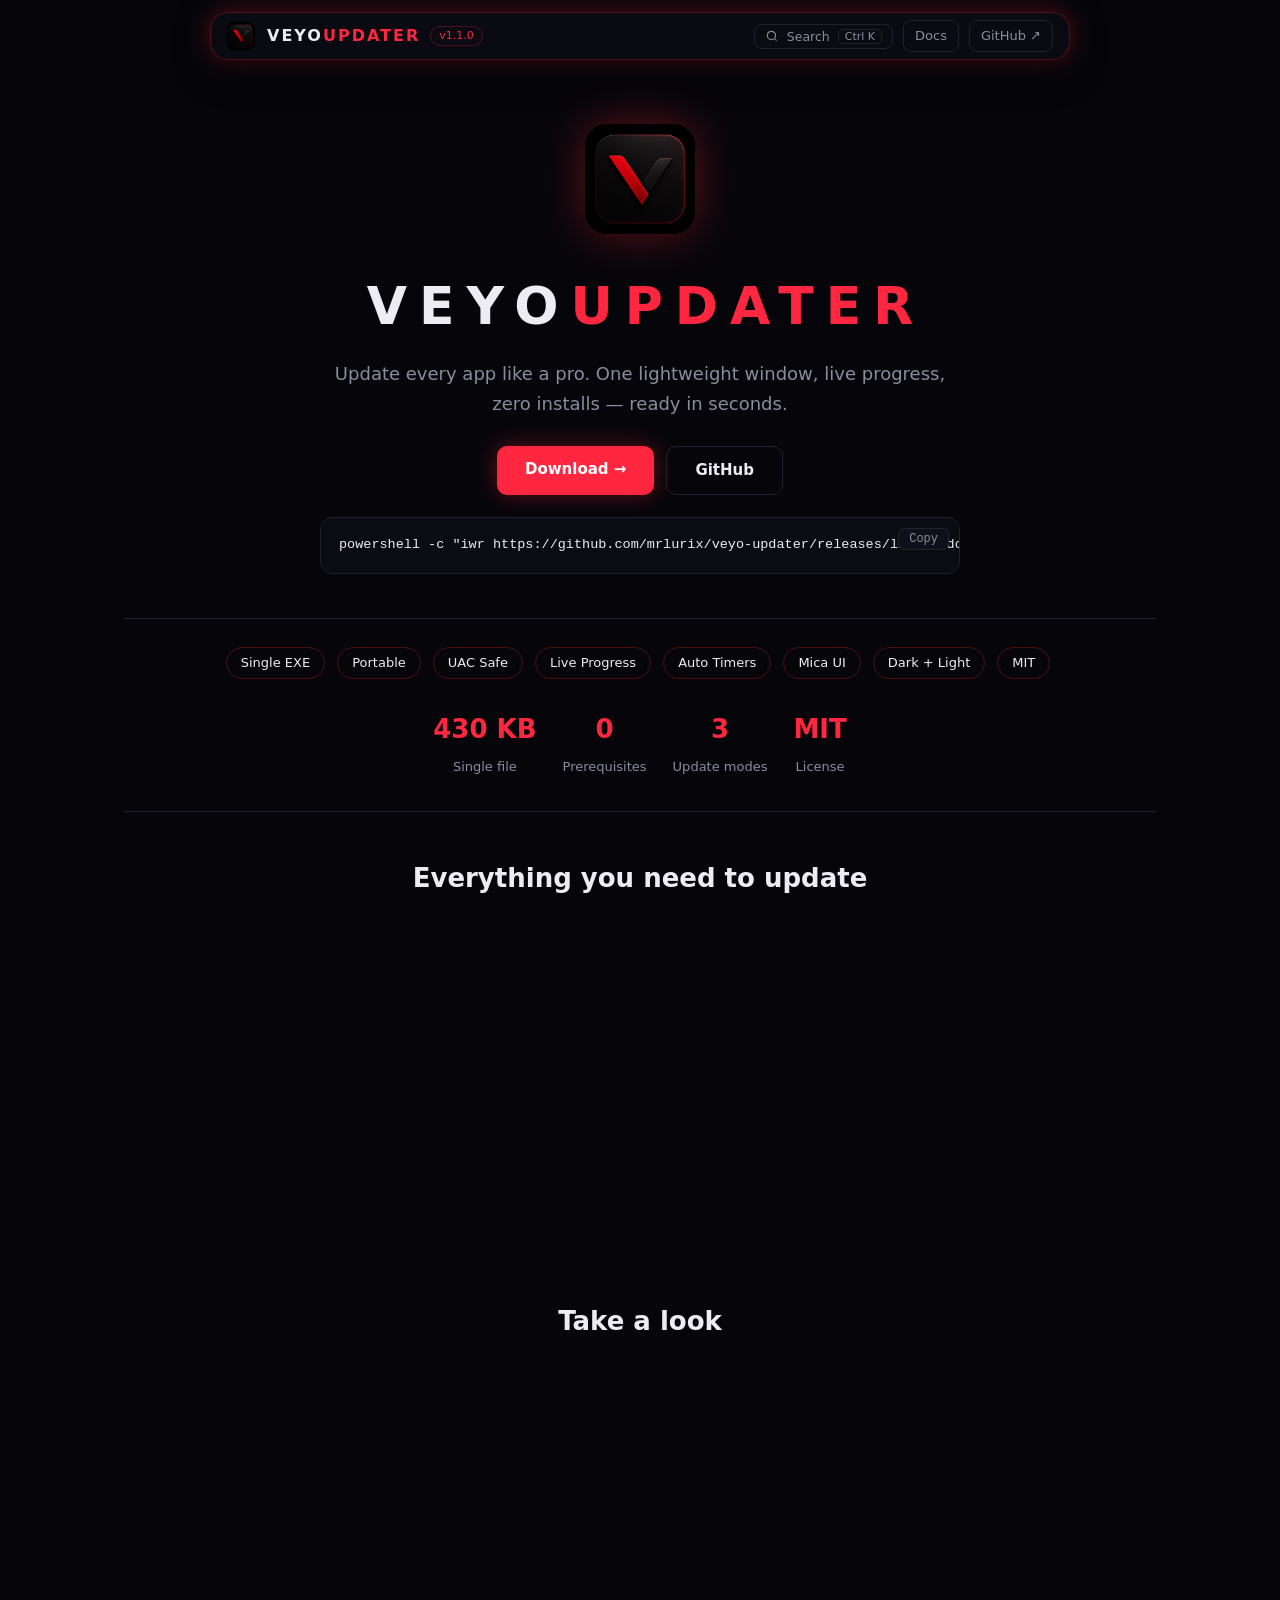
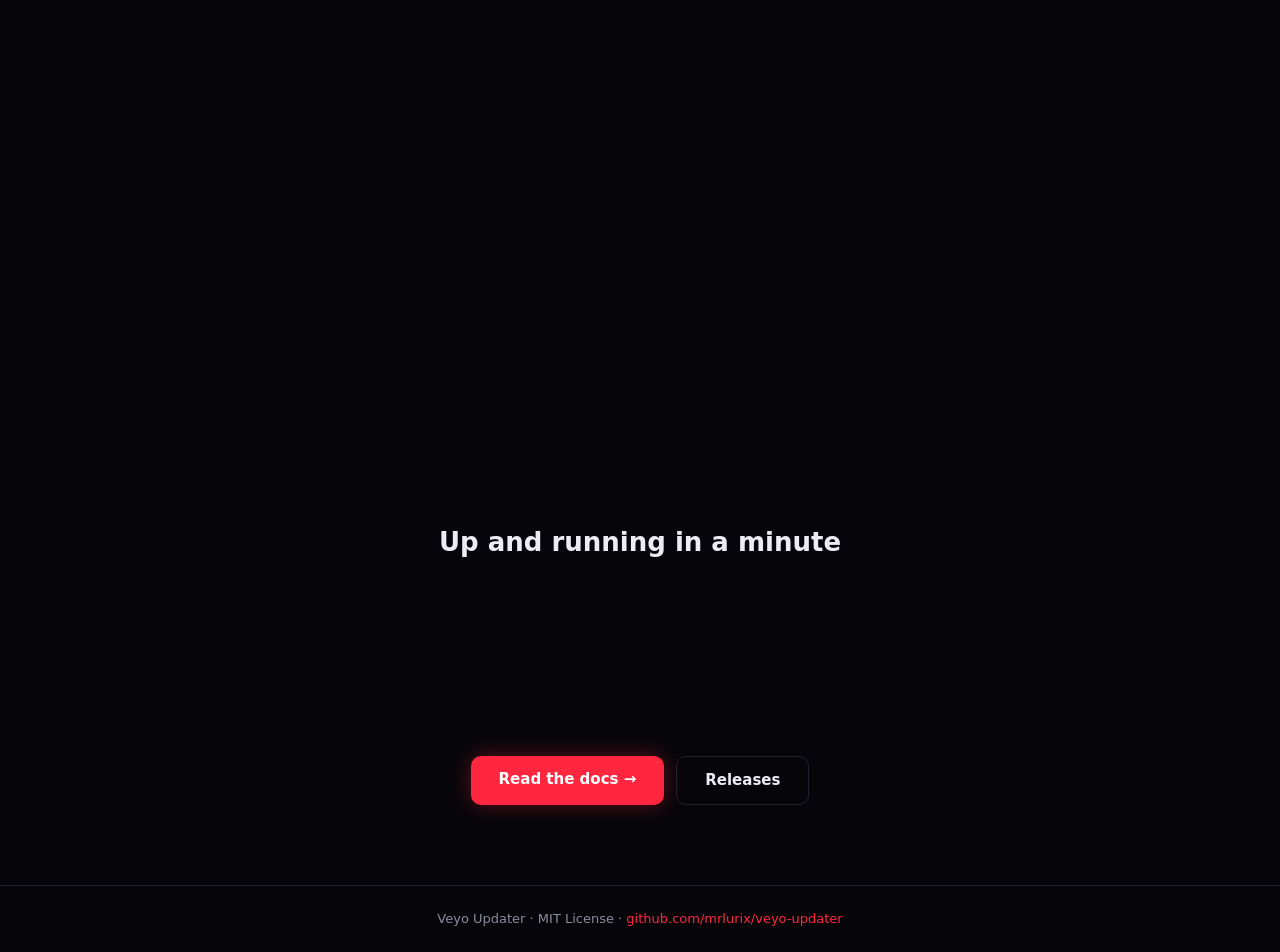
<file: docs/index.html>
<!DOCTYPE html>
<html lang="en">
<head>
<meta charset="UTF-8">
<meta name="viewport" content="width=device-width, initial-scale=1.0">
<meta http-equiv="Content-Security-Policy" content="default-src 'self'; img-src 'self' data:; style-src 'self'; script-src 'self'; object-src 'none'; base-uri 'none'; frame-ancestors 'none'">
<meta name="referrer" content="no-referrer">
<title>Veyo Updater — Portable winget updater for Windows</title>
<meta name="description" content="Veyo Updater is a portable single-file winget updater for Windows. No installation, no prerequisites.">
<meta property="og:title" content="Veyo Updater">
<meta property="og:description" content="Portable single-file winget updater for Windows.">
<meta property="og:image" content="https://mrlurix.github.io/veyo-updater/assets/veyo-logo.png">
<link rel="icon" href="assets/veyo-logo.png">
<link rel="stylesheet" href="assets/style.css?v=1">
</head>
<body>
<header class="topbar">
  <a class="brand" href="index.html"><img src="assets/veyo-logo.png" alt="Veyo"><b>VEYO<span>UPDATER</span></b></a>
  <span class="ver">v1.1.0</span>
  <span class="spacer"></span>
  <a class="gh" href="usage.html">Docs</a>
  <a class="gh" href="https://github.com/mrlurix/veyo-updater" target="_blank" rel="noopener">GitHub ↗</a>
</header>

<main class="landing">
  <!-- HERO -->
  <section class="hero-xl">
    <img src="assets/veyo-logo.png" alt="Veyo Updater logo">
    <h1>VEYO<span>UPDATER</span></h1>
    <p class="tagline">Update every app like a pro. One lightweight window, live progress,<br>zero installs — ready in seconds.</p>
    <div class="cta">
      <a class="btn primary" href="https://github.com/mrlurix/veyo-updater/releases/latest/download/VeyoUpdater_Portable.zip">Download →</a>
      <a class="btn ghost" href="https://github.com/mrlurix/veyo-updater" target="_blank" rel="noopener">GitHub</a>
    </div>
    <pre class="oneline">powershell -c "iwr https://github.com/mrlurix/veyo-updater/releases/latest/download/VeyoUpdater_Portable.zip -OutFile $env:TEMP\veyo.zip; Expand-Archive $env:TEMP\veyo.zip $env:USERPROFILE\VeyoUpdater -Force; &amp; $env:USERPROFILE\VeyoUpdater\VeyoUpdater.exe"</pre>
  </section>

  <!-- BADGES + STATS -->
  <section class="band">
    <div class="proto-row">
      <span class="badge">Single EXE</span><span class="badge">Portable</span><span class="badge">UAC Safe</span><span class="badge">Live Progress</span><span class="badge">Auto Timers</span><span class="badge">Mica UI</span><span class="badge">Dark + Light</span><span class="badge">MIT</span>
    </div>
    <div class="stats">
      <div><b>430 KB</b><span>Single file</span></div>
      <div><b>0</b><span>Prerequisites</span></div>
      <div><b>3</b><span>Update modes</span></div>
      <div><b>MIT</b><span>License</span></div>
    </div>
  </section>

  <!-- FEATURES -->
  <section class="wrap">
    <h2 id="everything-you-need-to-update">Everything you need to update</h2>
    <div class="feat-grid">
      <div class="feat"><b>Smart Check</b><p>One click lists every available update with a robust parser that handles long names, BOM and odd spacing.</p></div>
      <div class="feat"><b>One-Click Updates</b><p>Every app row has its own Update button — or update a hand-picked selection, or everything at once.</p></div>
      <div class="feat"><b>Safe Elevation</b><p>Upgrades always run elevated through a UAC prompt. Cancelling shows a clear message — never a silent failure.</p></div>
      <div class="feat"><b>Live Progress</b><p>Watch the stage (Preparing → Downloading → Installing → Done), a smooth percent bar and a per-app counter.</p></div>
      <div class="feat"><b>Full Automation</b><p>Set a download countdown, periodic auto-checks, and what happens when finished — even shutting down the PC.</p></div>
      <div class="feat"><b>Zero Footprint</b><p>A single ~430 KB exe with the C runtime linked statically. No installer, no registry, no VC++ Redist, no .NET.</p></div>
    </div>
  </section>

  <!-- SCREENSHOT -->
  <section class="wrap">
    <h2 id="take-a-look">Take a look</h2>
    <div class="shots single">
      <figure><img src="assets/screenshot.png" alt="Veyo Updater on Windows 11" loading="lazy"><figcaption>Veyo Updater on Windows 11 — dark theme, live list, per-app Update buttons</figcaption></figure>
    </div>
  </section>

  <!-- HOW IT WORKS -->
  <section class="wrap">
    <h2 id="up-and-running-in-a-minute">Up and running in a minute</h2>
    <div class="steps">
      <div class="step"><b>1</b><p>Run the exe — no setup, it checks for updates on launch</p></div>
      <div class="step"><b>2</b><p>Review Store-style rows with current and new versions</p></div>
      <div class="step"><b>3</b><p>Approve the UAC prompt and watch live progress</p></div>
    </div>
    <div class="cta">
      <a class="btn primary" href="usage.html">Read the docs →</a>
      <a class="btn ghost" href="https://github.com/mrlurix/veyo-updater/releases">Releases</a>
    </div>
  </section>
</main>

<footer>Veyo Updater · MIT License · <a href="https://github.com/mrlurix/veyo-updater">github.com/mrlurix/veyo-updater</a></footer>
<script src="assets/docs.js?v=1"></script>
</body>
</html>
</file>
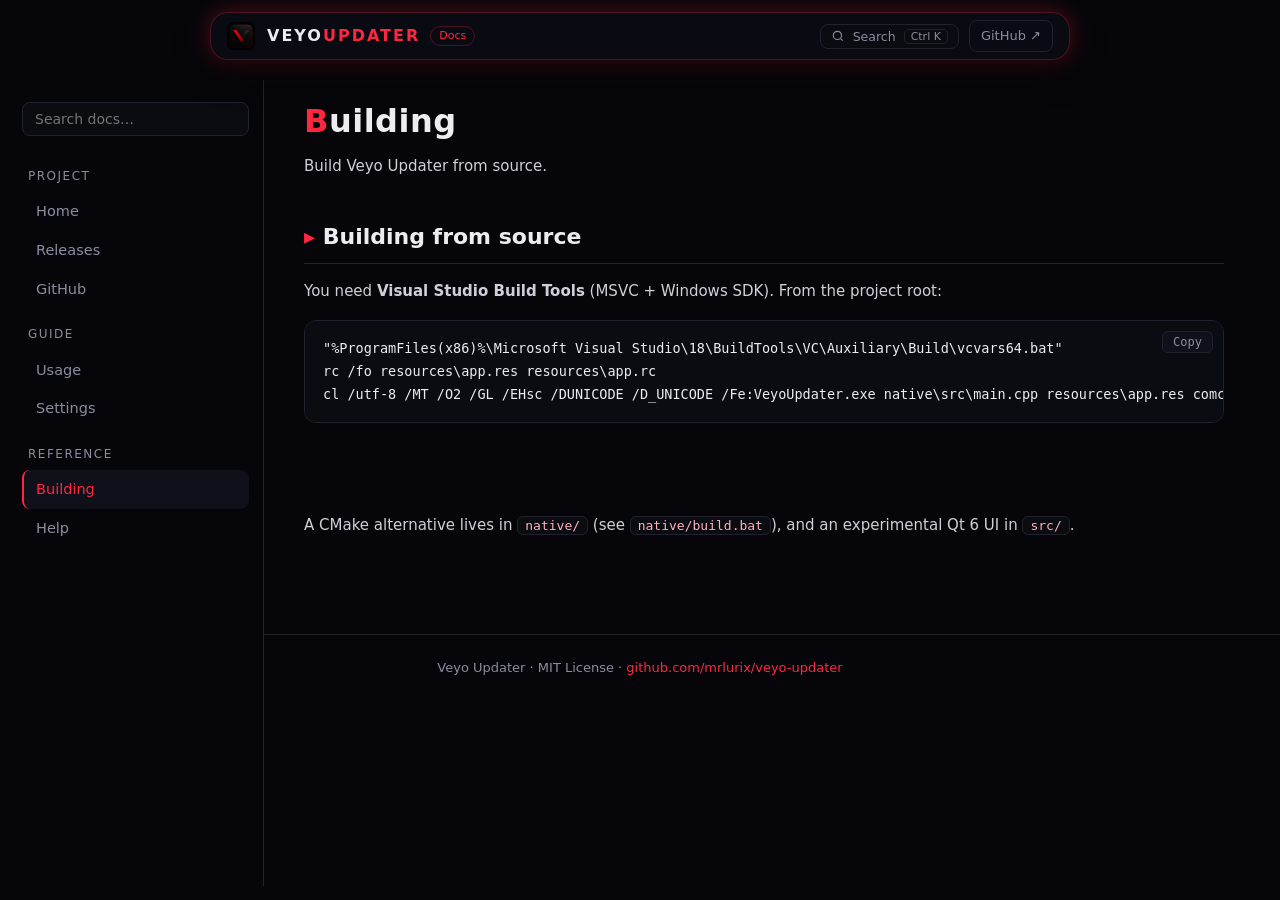
<file: docs/building.html>
<!DOCTYPE html>
<html lang="en">
<head>
<meta charset="UTF-8">
<meta name="viewport" content="width=device-width, initial-scale=1.0">
<meta http-equiv="Content-Security-Policy" content="default-src 'self'; img-src 'self' data:; style-src 'self'; script-src 'self'; object-src 'none'; base-uri 'none'; frame-ancestors 'none'">
<meta name="referrer" content="no-referrer">
<title>Building — Veyo Updater Docs</title>
<meta name="description" content="Build Veyo Updater from source with MSVC, CMake or MinGW.">
<link rel="icon" href="assets/veyo-logo.png">
<link rel="stylesheet" href="assets/style.css?v=1">
</head>
<body>
<header class="topbar">
  <button id="nav-toggle" aria-label="Menu">☰</button>
  <a class="brand" href="index.html"><img src="assets/veyo-logo.png" alt="Veyo"><b>VEYO<span>UPDATER</span></b></a>
  <span class="ver">Docs</span>
  <span class="spacer"></span>
  <a class="gh" href="https://github.com/mrlurix/veyo-updater" target="_blank" rel="noopener">GitHub ↗</a>
</header>
<div class="layout">
<nav class="sidebar" id="sidebar">
  <input id="nav-search" type="search" placeholder="Search docs…">
  <div class="nav-group">Project</div>
  <a href="index.html">Home</a>
  <a href="https://github.com/mrlurix/veyo-updater/releases">Releases</a>
  <a href="https://github.com/mrlurix/veyo-updater">GitHub</a>
  <div class="nav-group">Guide</div>
  <a href="usage.html">Usage</a>
  <a href="settings.html">Settings</a>
  <div class="nav-group">Reference</div>
  <a href="building.html">Building</a>
  <a href="help.html">Help</a>
</nav>
<main class="content">

<h1><span class="z">B</span>uilding</h1>
<p class="subtitle">Build Veyo Updater from source.</p>

<h2 id="build">Building from source</h2>
<p>You need <strong>Visual Studio Build Tools</strong> (MSVC + Windows SDK). From the project root:</p>
<pre><code>"%ProgramFiles(x86)%\Microsoft Visual Studio\18\BuildTools\VC\Auxiliary\Build\vcvars64.bat"
rc /fo resources\app.res resources\app.rc
cl /utf-8 /MT /O2 /GL /EHsc /DUNICODE /D_UNICODE /Fe:VeyoUpdater.exe native\src\main.cpp resources\app.res comctl32.lib dwmapi.lib uxtheme.lib user32.lib gdi32.lib advapi32.lib shell32.lib /link /SUBSYSTEM:WINDOWS /LTCG /OPT:REF /OPT:ICF</code></pre>
<div class="callout info">The <code>/MT</code> flag links the C runtime statically — that is why the exe needs no redistributable.</div>
<p>A CMake alternative lives in <code>native/</code> (see <code>native/build.bat</code>), and an experimental Qt 6 UI in <code>src/</code>.</p>

</main>
</div>
<footer>Veyo Updater · MIT License · <a href="https://github.com/mrlurix/veyo-updater">github.com/mrlurix/veyo-updater</a></footer>
<script src="assets/docs.js?v=1"></script>
</body>
</html>
</file>
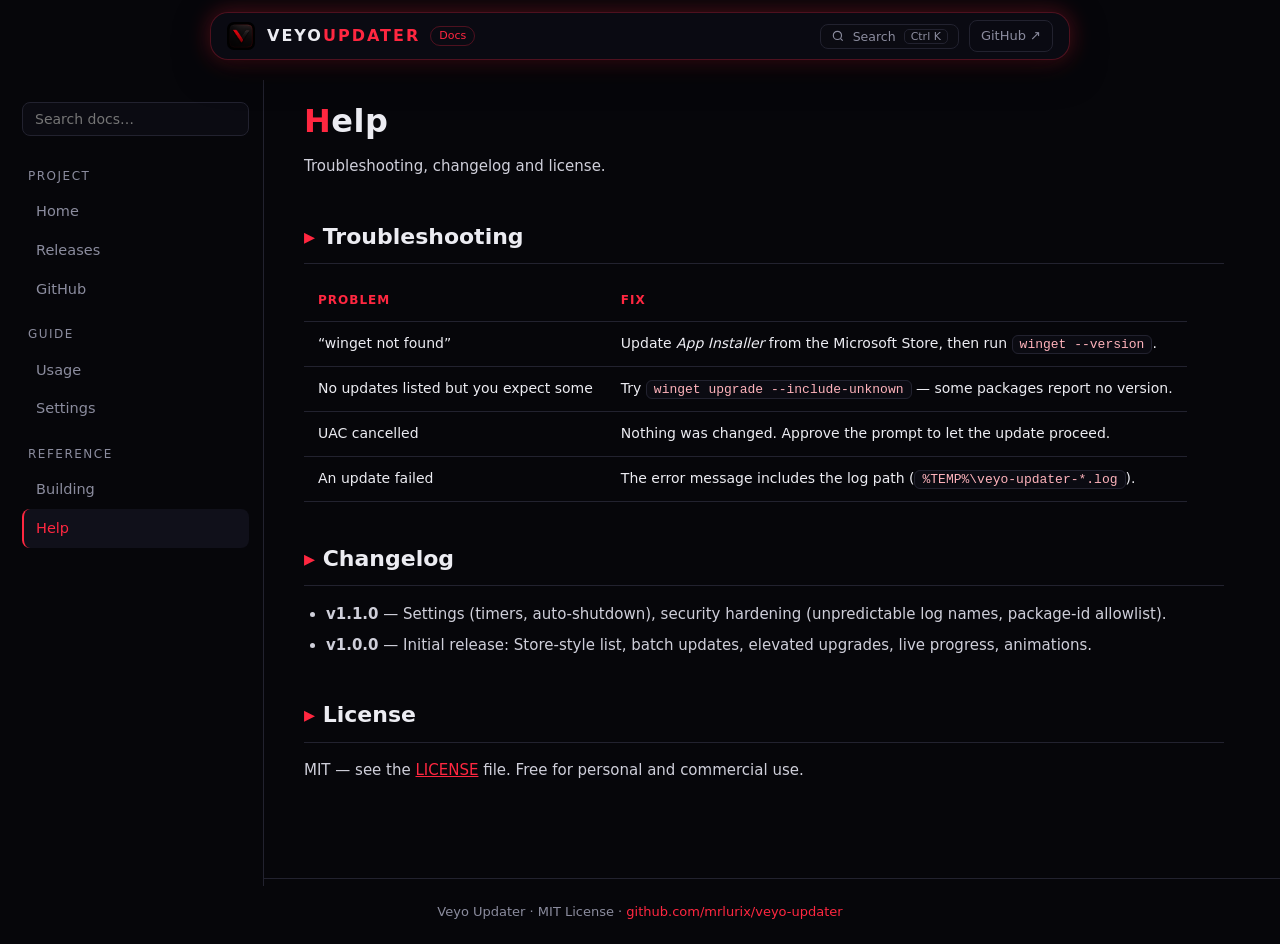
<file: docs/help.html>
<!DOCTYPE html>
<html lang="en">
<head>
<meta charset="UTF-8">
<meta name="viewport" content="width=device-width, initial-scale=1.0">
<meta http-equiv="Content-Security-Policy" content="default-src 'self'; img-src 'self' data:; style-src 'self'; script-src 'self'; object-src 'none'; base-uri 'none'; frame-ancestors 'none'">
<meta name="referrer" content="no-referrer">
<title>Help — Veyo Updater Docs</title>
<meta name="description" content="Veyo Updater troubleshooting, changelog and license.">
<link rel="icon" href="assets/veyo-logo.png">
<link rel="stylesheet" href="assets/style.css?v=1">
</head>
<body>
<header class="topbar">
  <button id="nav-toggle" aria-label="Menu">☰</button>
  <a class="brand" href="index.html"><img src="assets/veyo-logo.png" alt="Veyo"><b>VEYO<span>UPDATER</span></b></a>
  <span class="ver">Docs</span>
  <span class="spacer"></span>
  <a class="gh" href="https://github.com/mrlurix/veyo-updater" target="_blank" rel="noopener">GitHub ↗</a>
</header>
<div class="layout">
<nav class="sidebar" id="sidebar">
  <input id="nav-search" type="search" placeholder="Search docs…">
  <div class="nav-group">Project</div>
  <a href="index.html">Home</a>
  <a href="https://github.com/mrlurix/veyo-updater/releases">Releases</a>
  <a href="https://github.com/mrlurix/veyo-updater">GitHub</a>
  <div class="nav-group">Guide</div>
  <a href="usage.html">Usage</a>
  <a href="settings.html">Settings</a>
  <div class="nav-group">Reference</div>
  <a href="building.html">Building</a>
  <a href="help.html">Help</a>
</nav>
<main class="content">

<h1><span class="z">H</span>elp</h1>
<p class="subtitle">Troubleshooting, changelog and license.</p>

<h2 id="trouble">Troubleshooting</h2>
<table>
<tr><th>Problem</th><th>Fix</th></tr>
<tr><td>“winget not found”</td><td>Update <em>App Installer</em> from the Microsoft Store, then run <code>winget --version</code>.</td></tr>
<tr><td>No updates listed but you expect some</td><td>Try <code>winget upgrade --include-unknown</code> — some packages report no version.</td></tr>
<tr><td>UAC cancelled</td><td>Nothing was changed. Approve the prompt to let the update proceed.</td></tr>
<tr><td>An update failed</td><td>The error message includes the log path (<code>%TEMP%\veyo-updater-*.log</code>).</td></tr>
</table>

<h2 id="changelog">Changelog</h2>
<ul>
  <li><strong>v1.1.0</strong> — Settings (timers, auto-shutdown), security hardening (unpredictable log names, package-id allowlist).</li>
  <li><strong>v1.0.0</strong> — Initial release: Store-style list, batch updates, elevated upgrades, live progress, animations.</li>
</ul>

<h2 id="license">License</h2>
<p>MIT — see the <a href="https://github.com/mrlurix/veyo-updater/blob/main/LICENSE">LICENSE</a> file. Free for personal and commercial use.</p>

</main>
</div>
<footer>Veyo Updater · MIT License · <a href="https://github.com/mrlurix/veyo-updater">github.com/mrlurix/veyo-updater</a></footer>
<script src="assets/docs.js?v=1"></script>
</body>
</html>
</file>
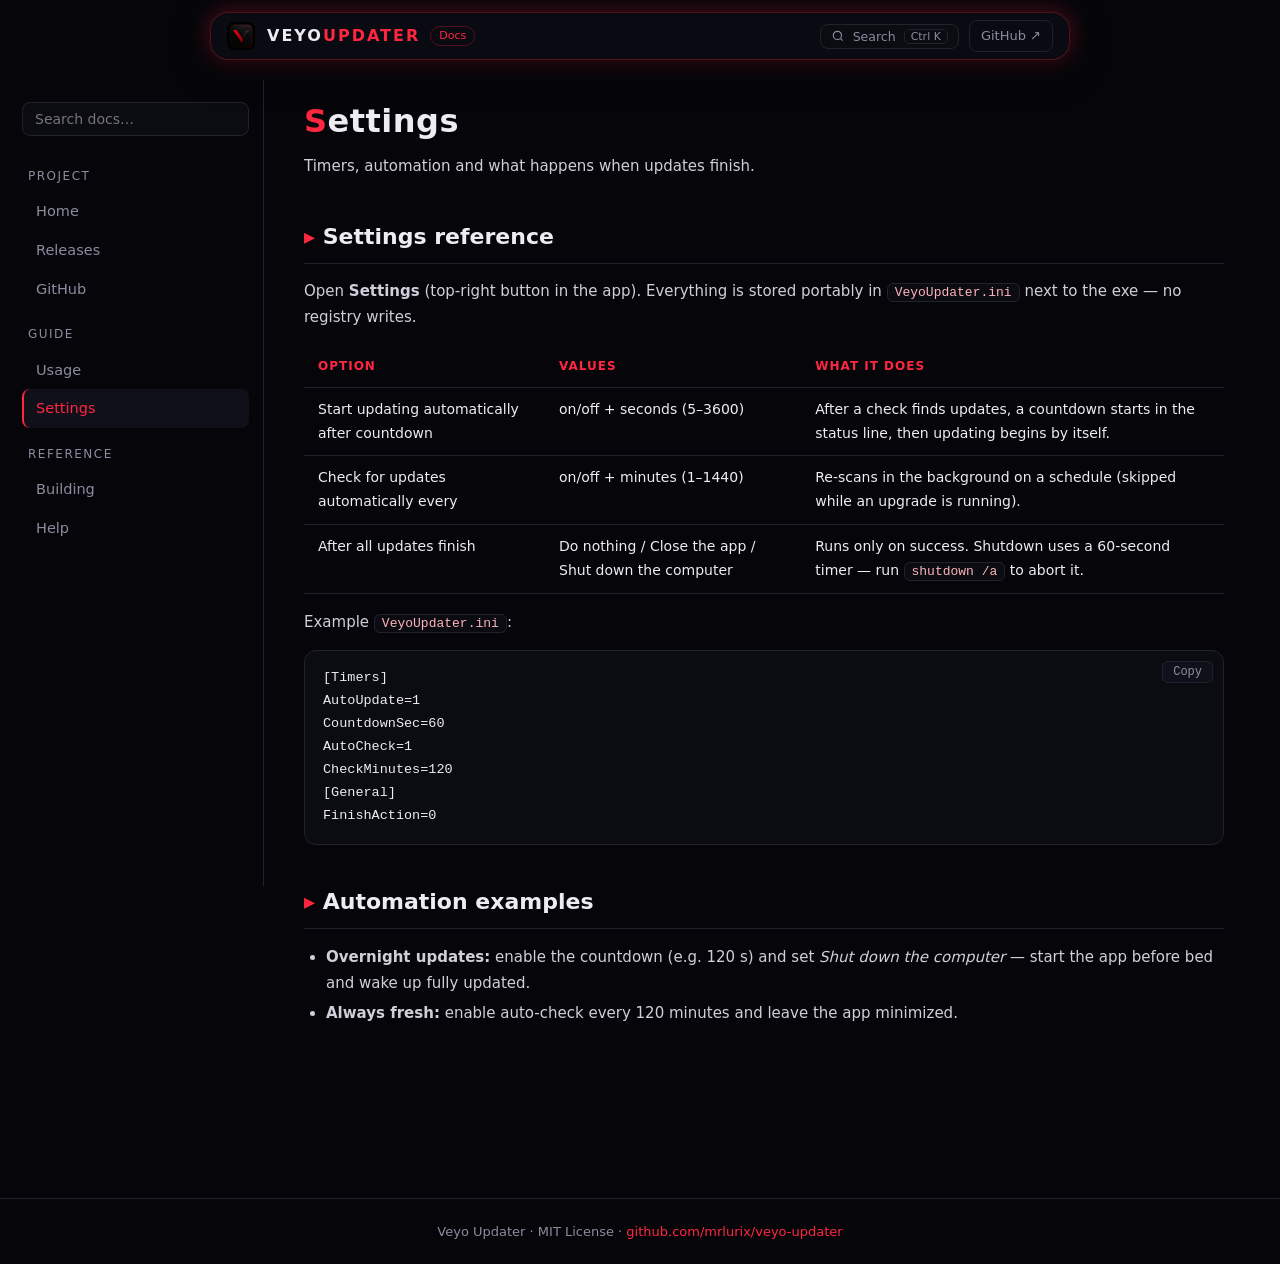
<file: docs/settings.html>
<!DOCTYPE html>
<html lang="en">
<head>
<meta charset="UTF-8">
<meta name="viewport" content="width=device-width, initial-scale=1.0">
<meta http-equiv="Content-Security-Policy" content="default-src 'self'; img-src 'self' data:; style-src 'self'; script-src 'self'; object-src 'none'; base-uri 'none'; frame-ancestors 'none'">
<meta name="referrer" content="no-referrer">
<title>Settings — Veyo Updater Docs</title>
<meta name="description" content="Veyo Updater settings: download timer, auto-check interval, finish actions, portable INI.">
<link rel="icon" href="assets/veyo-logo.png">
<link rel="stylesheet" href="assets/style.css?v=1">
</head>
<body>
<header class="topbar">
  <button id="nav-toggle" aria-label="Menu">☰</button>
  <a class="brand" href="index.html"><img src="assets/veyo-logo.png" alt="Veyo"><b>VEYO<span>UPDATER</span></b></a>
  <span class="ver">Docs</span>
  <span class="spacer"></span>
  <a class="gh" href="https://github.com/mrlurix/veyo-updater" target="_blank" rel="noopener">GitHub ↗</a>
</header>
<div class="layout">
<nav class="sidebar" id="sidebar">
  <input id="nav-search" type="search" placeholder="Search docs…">
  <div class="nav-group">Project</div>
  <a href="index.html">Home</a>
  <a href="https://github.com/mrlurix/veyo-updater/releases">Releases</a>
  <a href="https://github.com/mrlurix/veyo-updater">GitHub</a>
  <div class="nav-group">Guide</div>
  <a href="usage.html">Usage</a>
  <a href="settings.html">Settings</a>
  <div class="nav-group">Reference</div>
  <a href="building.html">Building</a>
  <a href="help.html">Help</a>
</nav>
<main class="content">

<h1><span class="z">S</span>ettings</h1>
<p class="subtitle">Timers, automation and what happens when updates finish.</p>

<h2 id="settings">Settings reference</h2>
<p>Open <strong>Settings</strong> (top-right button in the app). Everything is stored portably in <code>VeyoUpdater.ini</code> next to the exe — no registry writes.</p>
<table>
<tr><th>Option</th><th>Values</th><th>What it does</th></tr>
<tr><td>Start updating automatically after countdown</td><td>on/off + seconds (5–3600)</td><td>After a check finds updates, a countdown starts in the status line, then updating begins by itself.</td></tr>
<tr><td>Check for updates automatically every</td><td>on/off + minutes (1–1440)</td><td>Re-scans in the background on a schedule (skipped while an upgrade is running).</td></tr>
<tr><td>After all updates finish</td><td>Do nothing / Close the app / Shut down the computer</td><td>Runs only on success. Shutdown uses a 60-second timer — run <code>shutdown /a</code> to abort it.</td></tr>
</table>
<p>Example <code>VeyoUpdater.ini</code>:</p>
<pre><code>[Timers]
AutoUpdate=1
CountdownSec=60
AutoCheck=1
CheckMinutes=120
[General]
FinishAction=0</code></pre>

<h2 id="automation">Automation examples</h2>
<ul>
  <li><strong>Overnight updates:</strong> enable the countdown (e.g. 120 s) and set <em>Shut down the computer</em> — start the app before bed and wake up fully updated.</li>
  <li><strong>Always fresh:</strong> enable auto-check every 120 minutes and leave the app minimized.</li>
</ul>
<div class="callout warn">Overnight shutdown uses a 60-second timer so you can abort it with <code>shutdown /a</code>.</div>

</main>
</div>
<footer>Veyo Updater · MIT License · <a href="https://github.com/mrlurix/veyo-updater">github.com/mrlurix/veyo-updater</a></footer>
<script src="assets/docs.js?v=1"></script>
</body>
</html>
</file>
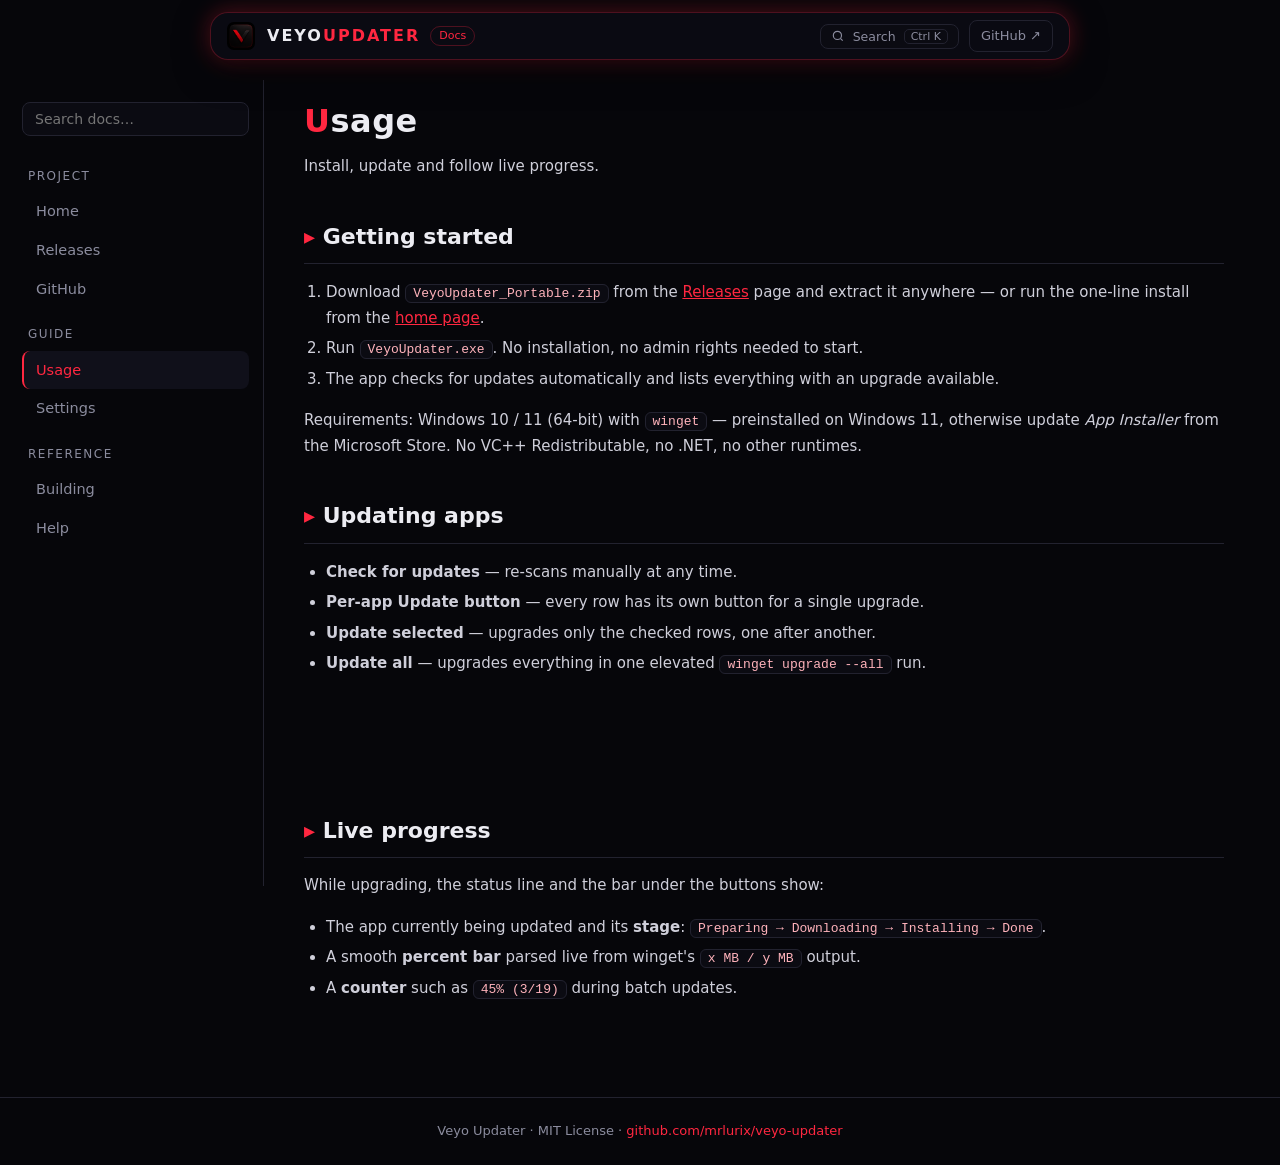
<file: docs/usage.html>
<!DOCTYPE html>
<html lang="en">
<head>
<meta charset="UTF-8">
<meta name="viewport" content="width=device-width, initial-scale=1.0">
<meta http-equiv="Content-Security-Policy" content="default-src 'self'; img-src 'self' data:; style-src 'self'; script-src 'self'; object-src 'none'; base-uri 'none'; frame-ancestors 'none'">
<meta name="referrer" content="no-referrer">
<title>Usage — Veyo Updater Docs</title>
<meta name="description" content="How to use Veyo Updater: getting started, updating apps, live progress.">
<link rel="icon" href="assets/veyo-logo.png">
<link rel="stylesheet" href="assets/style.css?v=1">
</head>
<body>
<header class="topbar">
  <button id="nav-toggle" aria-label="Menu">☰</button>
  <a class="brand" href="index.html"><img src="assets/veyo-logo.png" alt="Veyo"><b>VEYO<span>UPDATER</span></b></a>
  <span class="ver">Docs</span>
  <span class="spacer"></span>
  <a class="gh" href="https://github.com/mrlurix/veyo-updater" target="_blank" rel="noopener">GitHub ↗</a>
</header>
<div class="layout">
<nav class="sidebar" id="sidebar">
  <input id="nav-search" type="search" placeholder="Search docs…">
  <div class="nav-group">Project</div>
  <a href="index.html">Home</a>
  <a href="https://github.com/mrlurix/veyo-updater/releases">Releases</a>
  <a href="https://github.com/mrlurix/veyo-updater">GitHub</a>
  <div class="nav-group">Guide</div>
  <a href="usage.html">Usage</a>
  <a href="settings.html">Settings</a>
  <div class="nav-group">Reference</div>
  <a href="building.html">Building</a>
  <a href="help.html">Help</a>
</nav>
<main class="content">

<h1><span class="z">U</span>sage</h1>
<p class="subtitle">Install, update and follow live progress.</p>

<h2 id="start">Getting started</h2>
<ol>
  <li>Download <code>VeyoUpdater_Portable.zip</code> from the <a href="https://github.com/mrlurix/veyo-updater/releases">Releases</a> page and extract it anywhere — or run the one-line install from the <a href="index.html">home page</a>.</li>
  <li>Run <code>VeyoUpdater.exe</code>. No installation, no admin rights needed to start.</li>
  <li>The app checks for updates automatically and lists everything with an upgrade available.</li>
</ol>
<p>Requirements: Windows 10 / 11 (64-bit) with <code>winget</code> — preinstalled on Windows 11, otherwise update <em>App Installer</em> from the Microsoft Store. No VC++ Redistributable, no .NET, no other runtimes.</p>

<h2 id="updating">Updating apps</h2>
<ul>
  <li><strong>Check for updates</strong> — re-scans manually at any time.</li>
  <li><strong>Per-app Update button</strong> — every row has its own button for a single upgrade.</li>
  <li><strong>Update selected</strong> — upgrades only the checked rows, one after another.</li>
  <li><strong>Update all</strong> — upgrades everything in one elevated <code>winget upgrade --all</code> run.</li>
</ul>
<div class="callout info">Every upgrade runs <strong>elevated</strong>: Windows shows a UAC prompt first. If you cancel it, the app tells you admin approval is required instead of failing silently.</div>

<h2 id="progress">Live progress</h2>
<p>While upgrading, the status line and the bar under the buttons show:</p>
<ul>
  <li>The app currently being updated and its <strong>stage</strong>: <code>Preparing → Downloading → Installing → Done</code>.</li>
  <li>A smooth <strong>percent bar</strong> parsed live from winget's <code>x MB / y MB</code> output.</li>
  <li>A <strong>counter</strong> such as <code>45% (3/19)</code> during batch updates.</li>
</ul>

</main>
</div>
<footer>Veyo Updater · MIT License · <a href="https://github.com/mrlurix/veyo-updater">github.com/mrlurix/veyo-updater</a></footer>
<script src="assets/docs.js?v=1"></script>
</body>
</html>
</file>
<file: docs/assets/style.css>
:root {
  --bg: #06060a;
  --card: #10101a;
  --border: #22222f;
  --border-red: rgba(255, 39, 64, .28);
  --red: #ff2740;
  --red-dark: #8f0f1e;
  --red-glow: rgba(255, 39, 64, .35);
  --text: #ececf2;
  --muted: #8b8c9e;
  --green: #2ecc71;
  --orange: #f5a623;
  --code-bg: #0b0b12;
  --sidebar-w: 264px;
  --radius: 12px;
}

* { box-sizing: border-box; }
html { scroll-behavior: smooth; }
body {
  margin: 0;
  background: var(--bg);
  color: var(--text);
  font-family: "Segoe UI", system-ui, -apple-system, Roboto, Arial, sans-serif;
  line-height: 1.7;
}

/* ---------- header ---------- */
.topbar {
  position: sticky;
  top: 12px;
  z-index: 50;
  display: flex;
  align-items: center;
  gap: 10px;
  width: calc(100% - 44px);
  max-width: 860px;
  margin: 12px auto 0;
  padding: 7px 16px;
  background: rgba(16, 16, 26, .55);
  backdrop-filter: blur(16px) saturate(1.3);
  -webkit-backdrop-filter: blur(16px) saturate(1.3);
  border: 1px solid var(--border-red);
  border-radius: 18px;
  box-shadow: 0 10px 34px rgba(0, 0, 0, .5), 0 0 22px var(--red-glow);
}
.brand { display: flex; align-items: center; gap: 12px; text-decoration: none; color: var(--text); }
.brand img { width: 28px; height: 28px; border-radius: 7px; }
.brand b { font-size: 16px; letter-spacing: 2px; }
.brand b span { color: var(--red); }
.ver {
  font-size: 11px;
  color: var(--red);
  border: 1px solid var(--border-red);
  border-radius: 20px;
  padding: 0 8px;
  white-space: nowrap;
}
.topbar .spacer { flex: 1; }
.topbar a.gh {
  color: var(--muted);
  text-decoration: none;
  font-size: 13px;
  border: 1px solid var(--border);
  padding: 4px 11px;
  border-radius: 8px;
}
.topbar a.gh:hover { color: var(--text); border-color: var(--red); }
#nav-toggle {
  display: none;
  background: none;
  border: 1px solid var(--border);
  color: var(--text);
  border-radius: 8px;
  font-size: 16px;
  padding: 3px 10px;
  cursor: pointer;
}

/* ---------- docs layout ---------- */
.layout { display: flex; }
.sidebar {
  width: var(--sidebar-w);
  flex-shrink: 0;
  position: fixed;
  left: 0;
  top: 80px;
  height: calc(100vh - 94px);
  overflow-y: auto;
  padding: 22px 14px 40px 22px;
  border-right: 1px solid var(--border);
  background: var(--bg);
}
.sidebar input {
  width: 100%;
  background: var(--code-bg);
  border: 1px solid var(--border);
  color: var(--text);
  border-radius: 8px;
  padding: 8px 12px;
  margin-bottom: 14px;
  font-size: 14px;
  font-family: inherit;
}
.sidebar input:focus { outline: none; border-color: var(--red); }
.nav-group { font-size: 12px; text-transform: uppercase; letter-spacing: 1.5px; color: var(--muted); margin: 16px 6px 6px; }
.sidebar a {
  display: block;
  color: var(--muted);
  text-decoration: none;
  font-size: 14.5px;
  padding: 7px 12px;
  border-radius: 8px;
  border-left: 2px solid transparent;
}
.sidebar a:hover { color: var(--text); background: var(--card); }
.sidebar a.active { color: var(--red); background: var(--card); border-left-color: var(--red); }

.content { flex: 1; min-width: 0; max-width: 1000px; margin-left: var(--sidebar-w); padding: 34px 40px 80px; }
.content h1 { font-size: 32px; margin: 0 0 6px; letter-spacing: .5px; }
.content h1 .z { color: var(--red); }
.subtitle { color: var(--muted); margin: 0 0 20px; font-size: 16px; }
.content h2 { font-size: 22px; margin: 38px 0 10px; padding-bottom: 8px; border-bottom: 1px solid var(--border); scroll-margin-top: 96px; }
.content h2::before { content: "▸ "; color: var(--red); }
.content h3 { font-size: 17px; margin: 24px 0 8px; color: var(--text); }
.content p, .content li { color: #cfcfda; font-size: 15px; }
.content a { color: var(--red); }
.content ul, .content ol { padding-left: 22px; }
.content li { margin: 5px 0; }

/* ---------- cards / callouts ---------- */
.cards { display: grid; grid-template-columns: repeat(auto-fit, minmax(220px, 1fr)); gap: 14px; margin: 20px 0; }
.card {
  display: block;
  background: var(--card);
  border: 1px solid var(--border);
  border-radius: var(--radius);
  padding: 18px;
  text-decoration: none;
}
.card:hover { border-color: var(--red); box-shadow: 0 0 18px var(--red-glow); }
.card b { display: block; color: var(--text); font-size: 16px; margin-bottom: 4px; }
.card span { color: var(--muted); font-size: 13.5px; }
.callout {
  border-radius: var(--radius);
  padding: 14px 18px;
  margin: 18px 0;
  font-size: 14.5px;
  border: 1px solid var(--border);
  background: var(--card);
}
.callout.warn { border-color: var(--orange); }
.callout.warn::before { content: "⚠ "; }
.callout.info { border-color: var(--border-red); }
.callout.info::before { content: "ⓘ "; color: var(--red); }
.callout.ok { border-color: rgba(46, 204, 113, .4); }
.callout.ok::before { content: "✓ "; color: var(--green); }

/* ---------- code / tables ---------- */
pre {
  background: var(--code-bg);
  border: 1px solid var(--border);
  border-radius: var(--radius);
  padding: 16px 18px;
  overflow-x: auto;
  position: relative;
  font-size: 13.5px;
}
code { font-family: Consolas, "Cascadia Code", monospace; }
p code, li code, td code {
  background: var(--code-bg);
  border: 1px solid var(--border);
  border-radius: 6px;
  padding: 1px 7px;
  font-size: 13px;
  color: #ffb3bb;
}
.copy-btn {
  position: absolute;
  top: 10px;
  right: 10px;
  background: var(--card);
  border: 1px solid var(--border);
  color: var(--muted);
  border-radius: 6px;
  font-size: 12px;
  padding: 3px 10px;
  cursor: pointer;
  font-family: inherit;
}
.copy-btn:hover { color: var(--text); border-color: var(--red); }
table { width: 100%; border-collapse: collapse; margin: 16px 0; font-size: 14px; }
th, td { text-align: left; padding: 10px 14px; border-bottom: 1px solid var(--border); vertical-align: top; }
th { color: var(--red); font-weight: 600; text-transform: uppercase; font-size: 12px; letter-spacing: 1px; }
tr:hover td { background: var(--card); }
.badge {
  display: inline-block;
  font-size: 12px;
  border-radius: 20px;
  padding: 1px 10px;
  border: 1px solid var(--border);
  color: var(--muted);
  margin: 2px 4px 2px 0;
}

/* ---------- landing ---------- */
.landing { max-width: 1080px; margin: 0 auto; padding: 0 24px 70px; }
.hero-xl { text-align: center; padding: 64px 16px 34px; }
.hero-xl img { width: 110px; height: 110px; border-radius: 22px; box-shadow: 0 0 46px var(--red-glow); }
.hero-xl h1 { font-size: 52px; letter-spacing: 12px; margin: 20px 0 8px; text-indent: 12px; }
.hero-xl h1 span { color: var(--red); }
.hero-xl .tagline { color: var(--muted); font-size: 18px; margin: 0 0 6px; }
.oneline { max-width: 640px; margin: 22px auto 0; text-align: left; }
.band { border-top: 1px solid var(--border); border-bottom: 1px solid var(--border); padding: 26px 0; margin: 10px 0 0; }
.proto-row { display: flex; flex-wrap: wrap; gap: 8px; justify-content: center; margin-bottom: 18px; }
.proto-row .badge { font-size: 13px; padding: 4px 14px; color: var(--text); border-color: var(--border-red); }
.wrap { padding: 44px 8px 0; }
.wrap h2 { text-align: center; font-size: 26px; margin: 0 0 24px; }
.feat-grid { display: grid; grid-template-columns: repeat(auto-fit, minmax(280px, 1fr)); gap: 14px; }
.feat {
  background: var(--card);
  border: 1px solid var(--border);
  border-radius: var(--radius);
  padding: 20px 22px;
}
.feat:hover { border-color: var(--red); }
.feat b { font-size: 16px; }
.feat b::before { content: "▸ "; color: var(--red); }
.feat p { color: var(--muted); font-size: 14px; margin: 6px 0 0; }
.shots { display: grid; grid-template-columns: repeat(auto-fit, minmax(300px, 1fr)); gap: 18px; }
.shots.single { grid-template-columns: 1fr; }
.shots figure { margin: 0; background: var(--card); border: 1px solid var(--border); border-radius: var(--radius); overflow: hidden; }
.shots img { width: 100%; display: block; }
.shots figcaption { padding: 10px 16px; color: var(--muted); font-size: 13.5px; border-top: 1px solid var(--border); }
.steps { display: grid; grid-template-columns: repeat(auto-fit, minmax(220px, 1fr)); gap: 14px; margin-bottom: 30px; }
.step {
  background: var(--card);
  border: 1px solid var(--border);
  border-radius: var(--radius);
  padding: 20px;
  text-align: center;
}
.step b {
  display: inline-block;
  width: 38px; height: 38px; line-height: 38px;
  border-radius: 50%;
  background: var(--red);
  color: #fff;
  font-size: 18px;
  margin-bottom: 10px;
  box-shadow: 0 0 18px var(--red-glow);
}
.step p { color: var(--muted); font-size: 14px; margin: 0; }
.hero { text-align: center; padding: 50px 20px 30px; }
.hero img { width: 96px; height: 96px; border-radius: 20px; box-shadow: 0 0 40px var(--red-glow); }
.hero h1 { font-size: 44px; letter-spacing: 10px; margin: 18px 0 6px; text-indent: 10px; }
.hero h1 span { color: var(--red); }
.hero p { color: var(--muted); font-size: 17px; max-width: 640px; margin: 0 auto; }
.cta { display: flex; gap: 12px; justify-content: center; margin: 26px 0 10px; flex-wrap: wrap; }
.btn {
  text-decoration: none;
  padding: 11px 28px;
  border-radius: 10px;
  font-weight: 600;
  font-size: 15px;
}
.btn.primary { background: var(--red); color: #fff !important; box-shadow: 0 0 22px var(--red-glow); }
.btn.primary:hover { background: #ff4056; }
.btn.ghost { border: 1px solid var(--border); color: var(--text) !important; }
.btn.ghost:hover { border-color: var(--red); }
.stats { display: flex; gap: 26px; justify-content: center; margin: 26px 0 6px; flex-wrap: wrap; }
.stats div { text-align: center; }
.stats b { display: block; font-size: 26px; color: var(--red); }
.stats span { font-size: 13px; color: var(--muted); }

footer {
  border-top: 1px solid var(--border);
  color: var(--muted);
  font-size: 13px;
  text-align: center;
  padding: 22px;
}
footer a { color: var(--red); text-decoration: none; }

/* ---------- search palette (Ctrl+K) ---------- */
.sp-trigger {
  display: flex;
  align-items: center;
  gap: 8px;
  background: var(--code-bg);
  border: 1px solid var(--border);
  color: var(--muted);
  border-radius: 8px;
  padding: 4px 10px;
  font-size: 12.5px;
  cursor: pointer;
  font-family: inherit;
}
.sp-trigger:hover { color: var(--text); border-color: var(--red); }
.sp-trigger kbd {
  font-family: inherit;
  font-size: 11px;
  border: 1px solid var(--border);
  border-radius: 5px;
  padding: 0 6px;
  color: var(--muted);
}
.sp-overlay {
  position: fixed;
  inset: 0;
  z-index: 100;
  background: rgba(3, 3, 6, .72);
  backdrop-filter: blur(4px);
  display: flex;
  justify-content: center;
  align-items: flex-start;
  padding: 12vh 18px 18px;
  opacity: 0;
  transition: opacity .18s ease;
}
.sp-overlay.show { opacity: 1; }
.sp-overlay[hidden] { display: none; }
.sp-modal {
  width: min(620px, 100%);
  max-height: 66vh;
  display: flex;
  flex-direction: column;
  background: var(--card);
  border: 1px solid var(--border-red);
  border-radius: 14px;
  box-shadow: 0 24px 80px rgba(0, 0, 0, .65), 0 0 34px var(--red-glow);
  overflow: hidden;
  transform: translateY(-14px) scale(.98);
  transition: transform .22s cubic-bezier(.2, .9, .3, 1.2);
}
.sp-overlay.show .sp-modal { transform: none; }
.sp-input-row { display: flex; align-items: center; gap: 10px; padding: 14px 16px; border-bottom: 1px solid var(--border); }
.sp-input-row svg { flex-shrink: 0; }
.sp-input-row input {
  flex: 1;
  background: none;
  border: none;
  outline: none;
  color: var(--text);
  font-size: 16px;
  font-family: inherit;
}
.sp-results { overflow-y: auto; padding: 8px; }
.sp-item {
  display: block;
  padding: 10px 12px;
  border-radius: 9px;
  cursor: pointer;
  text-decoration: none;
}
.sp-item.sel, .sp-item:hover { background: rgba(255, 39, 64, .1); }
.sp-item .sp-sec { color: var(--text); font-size: 14.5px; }
.sp-item .sp-page { color: var(--red); font-size: 12px; text-transform: uppercase; letter-spacing: 1px; }
.sp-item .sp-snip { color: var(--muted); font-size: 13px; white-space: nowrap; overflow: hidden; text-overflow: ellipsis; }
.sp-item mark { background: rgba(255, 39, 64, .32); color: #fff; border-radius: 3px; padding: 0 1px; }
.sp-empty { color: var(--muted); text-align: center; padding: 26px; font-size: 14px; }
.sp-foot {
  display: flex;
  gap: 16px;
  padding: 10px 16px;
  border-top: 1px solid var(--border);
  color: var(--muted);
  font-size: 12px;
}
.sp-foot kbd { font-family: inherit; border: 1px solid var(--border); border-radius: 5px; padding: 0 6px; margin-right: 4px; }

/* ---------- scroll animations ---------- */
.reveal { opacity: 0; transform: translateY(22px); transition: opacity .55s ease, transform .55s cubic-bezier(.2, .7, .3, 1); }
.reveal.in { opacity: 1; transform: none; }
.hero-xl img { animation: drop-in .7s cubic-bezier(.2, .9, .3, 1.25) both; }
.hero-xl h1 { animation: rise-in .6s .1s ease both; }
.hero-xl .tagline { animation: rise-in .6s .2s ease both; }
.hero-xl .cta { animation: rise-in .6s .3s ease both; }
.hero-xl .oneline { animation: rise-in .6s .4s ease both; }
@keyframes drop-in { from { opacity: 0; transform: translateY(-26px) scale(.9); } to { opacity: 1; transform: none; } }
@keyframes rise-in { from { opacity: 0; transform: translateY(18px); } to { opacity: 1; transform: none; } }
.card, .feat, .step { transition: transform .25s ease, border-color .25s ease, box-shadow .25s ease; }
.card:hover, .feat:hover { transform: translateY(-3px); }
@media (prefers-reduced-motion: reduce) {
  *, *::before, *::after { animation: none !important; transition: none !important; }
  .reveal { opacity: 1; transform: none; }
}

/* ---------- responsive ---------- */
body { overflow-x: clip; }
table { display: block; width: 100%; overflow-x: auto; }
.sp-foot { flex-wrap: wrap; gap: 8px 16px; }

@media (max-width: 860px) {
  #nav-toggle { display: block; }
  .hero-xl h1 { font-size: 34px; letter-spacing: 7px; text-indent: 7px; }
  .sidebar {
    display: none;
    top: 80px;
    left: 0;
    background: var(--bg);
    z-index: 40;
    height: calc(100vh - 94px);
    box-shadow: 4px 0 24px rgba(0,0,0,.6);
  }
  .sidebar.open { display: block; }
  .content { padding: 24px 18px 60px; margin-left: 0; max-width: none; }
  .hero h1 { font-size: 32px; letter-spacing: 6px; }
}

@media (max-width: 560px) {
  .topbar { gap: 8px; padding: 6px 12px; border-radius: 14px; }
  .brand img { width: 24px; height: 24px; }
  .brand b { font-size: 14px; letter-spacing: 1px; }
  .ver { display: none; }
  .topbar a.gh { font-size: 12px; padding: 3px 8px; }
  .sp-trigger { padding: 4px 8px; }
  .sp-trigger span, .sp-trigger kbd { display: none; }
  .content h1 { font-size: 25px; }
  .content h2 { font-size: 19px; }
  table { font-size: 13px; }
  th, td { padding: 8px 10px; }
  .hero-xl { padding: 44px 8px 24px; }
  .hero-xl h1 { letter-spacing: 5px; text-indent: 5px; }
  .hero-xl .tagline { font-size: 15.5px; }
  .hero-xl .tagline br { display: none; }
  .btn { padding: 10px 20px; font-size: 14px; }
  .sp-modal { max-height: 78vh; }
  .sp-overlay { padding: 8vh 12px 12px; }
}
</file>
